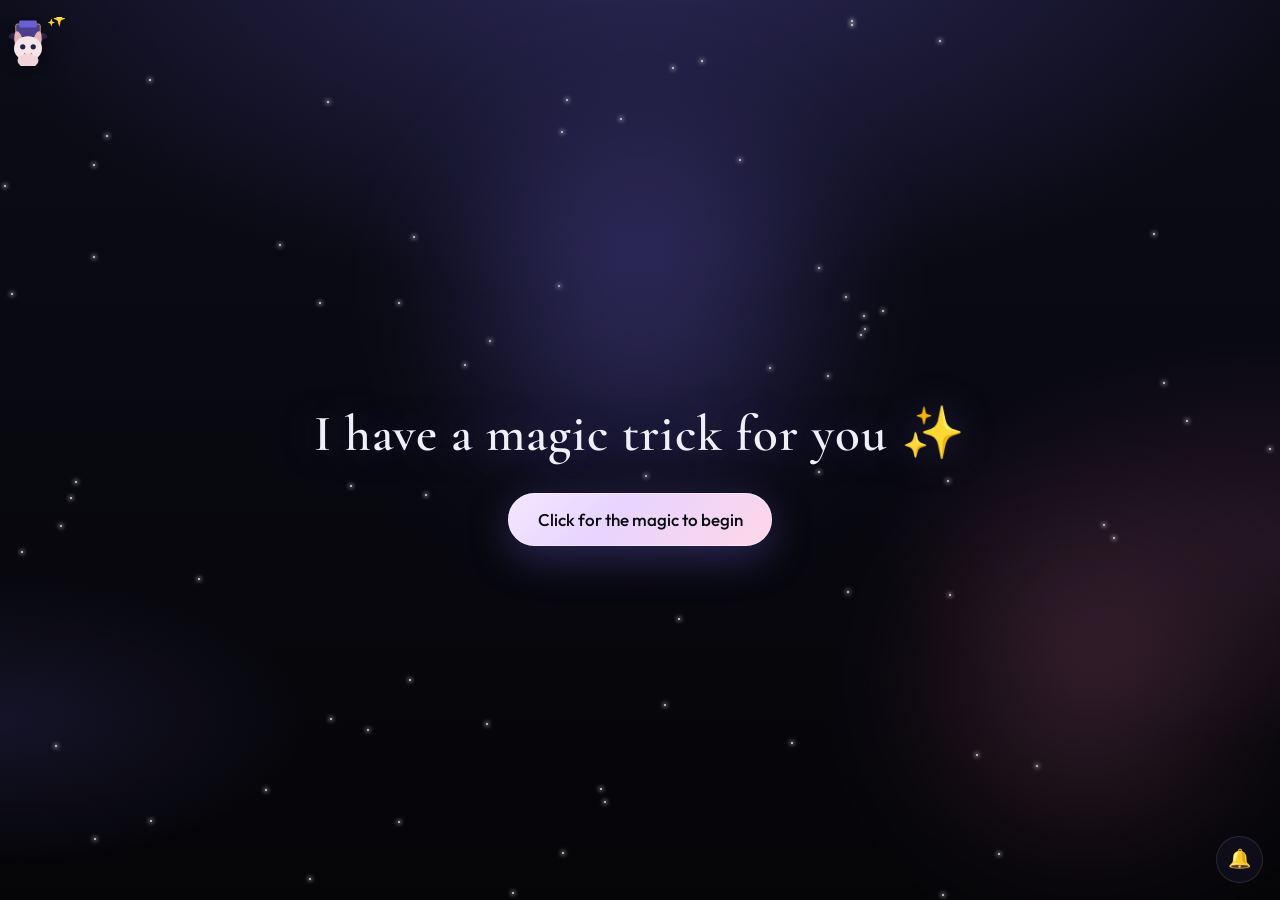
<file: index.html>
<!DOCTYPE html>
<html lang="en">
<head>
  <meta charset="UTF-8" />
  <meta name="viewport" content="width=device-width, initial-scale=1.0" />
  <title>I have a magic trick for you ✨</title>
  <link rel="preconnect" href="https://fonts.googleapis.com" />
  <link rel="preconnect" href="https://fonts.gstatic.com" crossorigin />
  <link href="https://fonts.googleapis.com/css2?family=Cormorant+Garamond:ital,wght@0,500;0,600;1,500&family=Outfit:wght@300;400;500;600&display=swap" rel="stylesheet" />
  <link rel="stylesheet" href="style.css" />
</head>
<body>
  <div class="sky" aria-hidden="true">
    <div class="sky-gradient"></div>
    <div class="stars" id="stars"></div>
    <div class="twinkles" id="twinkles"></div>
  </div>

  <div class="glow-orbs" aria-hidden="true">
    <div class="orb orb-a"></div>
    <div class="orb orb-b"></div>
  </div>

  <div class="rabbit-runway" aria-hidden="true">
    <div class="rabbit-racer">
      <div class="rabbit-racer__bob">
        <svg class="rabbit-racer__svg" viewBox="0 0 64 56" width="56" height="49" role="img">
          <title>Magic rabbit</title>
          <ellipse cx="32" cy="22" rx="22" ry="6" fill="#2a2248" />
          <rect x="18" y="8" width="28" height="16" rx="2" fill="#4a3f8c" stroke="#d4a84b" stroke-width="1" />
          <rect x="22" y="4" width="20" height="8" rx="1" fill="#6b5fd4" />
          <ellipse cx="22" cy="30" rx="5" ry="14" fill="#e8b4b8" transform="rotate(-12 22 30)" />
          <ellipse cx="42" cy="30" rx="5" ry="14" fill="#e8b4b8" transform="rotate(12 42 30)" />
          <ellipse cx="32" cy="36" rx="16" ry="14" fill="#f5e6e8" />
          <circle cx="26" cy="34" r="3" fill="#2a2248" />
          <circle cx="38" cy="34" r="3" fill="#2a2248" />
          <path d="M28 42 Q32 46 36 42" fill="none" stroke="#c47a6a" stroke-width="1.5" stroke-linecap="round" />
          <ellipse cx="32" cy="50" rx="12" ry="8" fill="#f0d4d8" />
        </svg>
        <span class="rabbit-racer__stars" aria-hidden="true">✨</span>
      </div>
    </div>
  </div>

  <main class="stage">
    <section class="panel intro-panel" id="intro-panel" aria-labelledby="main-title">
      <h1 class="title" id="main-title">I have a magic trick for you ✨</h1>
      <button type="button" class="btn btn-primary" id="start-btn">
        Click for the magic to begin
      </button>
    </section>

    <section
      class="panel magic-panel"
      id="magic-panel"
      hidden
      aria-live="polite"
      aria-label="Choose your cards"
    >
      <div class="magic-veil" id="magic-veil"></div>

      <div class="fan-wrap" id="fan-wrap">
        <div class="fan" id="fan" role="group" aria-label="Spread deck"></div>
      </div>

      <p class="phase-text" id="phase-text"></p>

      <div class="choice-result" id="choice-result" hidden>
        <p class="log-title" id="log-title">Your message ✨</p>
        <p class="sentence-assembly" id="sentence-assembly" aria-live="polite"></p>
      </div>
    </section>

    <button
      type="button"
      class="btn-sound"
      id="sound-toggle"
      aria-pressed="true"
      title="Turn sound on or off"
    >
      <span class="sound-on" aria-hidden="true">🔔</span>
      <span class="sound-off" hidden aria-hidden="true">🔕</span>
    </button>
  </main>

  <div
    class="finale-overlay"
    id="finale-overlay"
    hidden
    role="dialog"
    aria-modal="true"
    aria-labelledby="finale-title"
    aria-hidden="true"
  >
    <div class="finale-backdrop" aria-hidden="true"></div>
    <div class="finale-content">
      <div class="finale-sparkles" id="finale-sparkles" aria-hidden="true"></div>
      <div class="finale-heart-wrap">
        <svg class="finale-heart-svg" viewBox="0 0 200 190" width="280" height="266" aria-hidden="true">
          <defs>
            <linearGradient id="finaleHeartGrad" x1="0%" y1="0%" x2="100%" y2="100%">
              <stop offset="0%" stop-color="#ff8fab" />
              <stop offset="45%" stop-color="#c9184a" />
              <stop offset="100%" stop-color="#ff5d8f" />
            </linearGradient>
            <filter id="finaleHeartGlow" x="-40%" y="-40%" width="180%" height="180%">
              <feGaussianBlur stdDeviation="3" result="blur" />
              <feMerge>
                <feMergeNode in="blur" />
                <feMergeNode in="SourceGraphic" />
              </feMerge>
            </filter>
          </defs>
          <path
            class="finale-heart-path"
            fill="url(#finaleHeartGrad)"
            filter="url(#finaleHeartGlow)"
            d="M100 178 C24 108 4 62 4 42 C4 17 24 2 49 2 C72 2 88 16 100 36 C112 16 128 2 151 2 C176 2 196 17 196 42 C196 62 176 108 100 178Z"
          />
        </svg>
        <p class="finale-words" id="finale-title">te quiero</p>
      </div>
      <p class="finale-magic-line" aria-hidden="true">✦ ✨ ✦</p>
    </div>
  </div>

  <script src="script.js"></script>
</body>
</html>
</file>
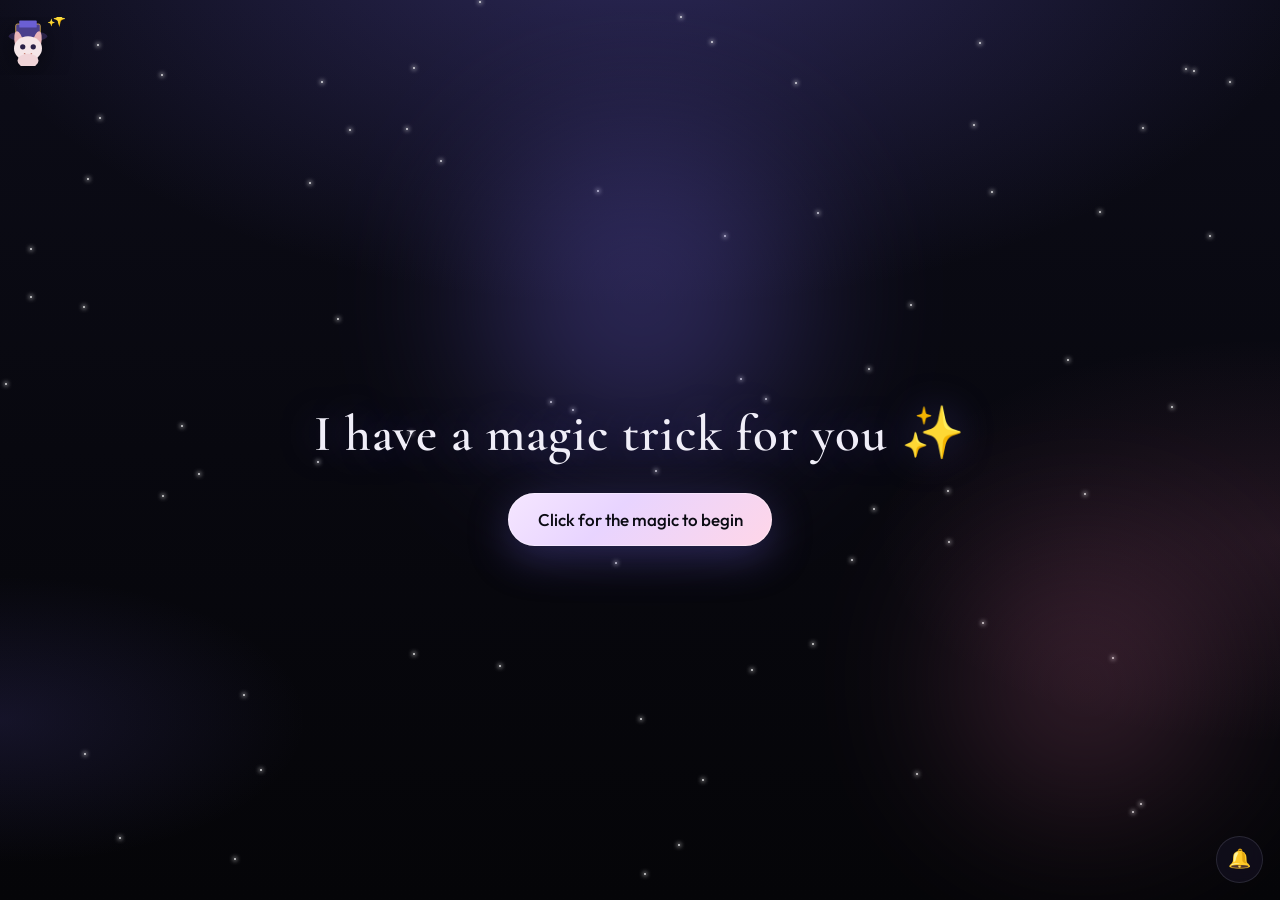
<file: magica-standalone.html>
<!DOCTYPE html>
<html lang="en">
<head>
  <meta charset="UTF-8" />
  <meta name="viewport" content="width=device-width, initial-scale=1.0" />
  <title>I have a magic trick for you ✨</title>
  <link rel="preconnect" href="https://fonts.googleapis.com" />
  <link rel="preconnect" href="https://fonts.gstatic.com" crossorigin />
  <link href="https://fonts.googleapis.com/css2?family=Cormorant+Garamond:ital,wght@0,500;0,600;1,500&family=Outfit:wght@300;400;500;600&display=swap" rel="stylesheet" />
  <style>
:root {
  --ink: #0a0a12;
  --ink-mid: #12121f;
  --violet: #6b5fd4;
  --rose: #e879a8;
  --gold: #d4a84b;
  --mist: rgba(230, 228, 255, 0.12);
  --text: #f0eef8;
  --text-soft: rgba(240, 238, 248, 0.72);
  --card-w: clamp(7.5rem, 22vw, 10.5rem);
  --card-w-fan: clamp(7.25rem, 18vw, 10.25rem);
  --radius-card: 0.65rem;
  --font-display: "Cormorant Garamond", Georgia, serif;
  --font-ui: "Outfit", system-ui, sans-serif;
}

*,
*::before,
*::after {
  box-sizing: border-box;
}

html {
  font-size: clamp(15px, 2.4vw, 17px);
}

body {
  margin: 0;
  min-height: 100dvh;
  font-family: var(--font-ui);
  color: var(--text);
  background: var(--ink);
  overflow-x: hidden;
}

.sky {
  position: fixed;
  inset: 0;
  z-index: 0;
  pointer-events: none;
}

.sky-gradient {
  position: absolute;
  inset: 0;
  background:
    radial-gradient(ellipse 100% 80% at 50% -10%, rgba(107, 95, 212, 0.35) 0%, transparent 55%),
    radial-gradient(ellipse 70% 50% at 100% 60%, rgba(232, 121, 168, 0.12) 0%, transparent 45%),
    radial-gradient(ellipse 60% 40% at 0% 80%, rgba(107, 95, 212, 0.15) 0%, transparent 40%),
    linear-gradient(180deg, #0c0c18 0%, #08080f 50%, #050508 100%);
}

.stars,
.twinkles {
  position: absolute;
  inset: 0;
}

.star-dot {
  position: absolute;
  width: 2px;
  height: 2px;
  border-radius: 50%;
  background: #fff;
  box-shadow: 0 0 4px 1px rgba(255, 255, 255, 0.8);
  opacity: 0.85;
  animation: twinkle var(--t, 3s) ease-in-out infinite;
  animation-delay: var(--d, 0s);
}

@keyframes twinkle {
  0%,
  100% {
    opacity: 0.25;
    transform: scale(0.7);
  }
  50% {
    opacity: 1;
    transform: scale(1.15);
  }
}

.twinkle-spark {
  position: absolute;
  width: 3px;
  height: 3px;
  background: radial-gradient(circle, #fff 0%, transparent 70%);
  opacity: 0.5;
  animation: drift 12s linear infinite;
  animation-delay: var(--dd, 0s);
}

@keyframes drift {
  0% {
    transform: translateY(0) translateX(0);
  }
  100% {
    transform: translateY(-100vh) translateX(20px);
  }
}

.glow-orbs {
  position: fixed;
  inset: 0;
  z-index: 1;
  pointer-events: none;
}

.orb {
  position: absolute;
  border-radius: 50%;
  filter: blur(80px);
  opacity: 0.35;
}

.orb-a {
  width: min(50vw, 320px);
  height: min(50vw, 320px);
  background: var(--violet);
  top: 15%;
  left: 50%;
  transform: translateX(-50%);
}

.orb-b {
  width: min(40vw, 260px);
  height: min(40vw, 260px);
  background: var(--rose);
  bottom: 10%;
  right: 5%;
  opacity: 0.2;
}

@keyframes spark-twinkle {
  0%,
  100% {
    opacity: 0.55;
    transform: scale(1);
  }
  50% {
    opacity: 1;
    transform: scale(1.2);
  }
}

.rabbit-runway {
  position: fixed;
  left: 0;
  top: clamp(0.5rem, 2.5vh, 1rem);
  bottom: auto;
  width: 100%;
  height: 58px;
  z-index: 6;
  pointer-events: none;
  overflow: hidden;
}

.rabbit-racer {
  position: absolute;
  left: 0;
  top: 0;
  bottom: auto;
  will-change: transform;
  animation: rabbit-sprint 20s linear infinite;
}

.rabbit-racer__bob {
  display: inline-block;
  animation: rabbit-hop 0.52s ease-in-out infinite;
}

.rabbit-racer__svg {
  display: block;
  filter: drop-shadow(0 5px 14px rgba(0, 0, 0, 0.45));
}

.rabbit-racer__stars {
  position: absolute;
  top: -8px;
  right: -10px;
  font-size: 0.9rem;
  animation: spark-twinkle 1.1s ease-in-out infinite;
}

@keyframes rabbit-sprint {
  0% {
    transform: translateX(-90px);
  }
  100% {
    transform: translateX(calc(100vw + 90px));
  }
}

@keyframes rabbit-hop {
  0%,
  100% {
    transform: translateY(0);
  }
  50% {
    transform: translateY(-14px);
  }
}

.stage {
  position: relative;
  z-index: 2;
  min-height: 100dvh;
  display: flex;
  align-items: center;
  justify-content: center;
  padding: clamp(4.25rem, 11vh, 5.5rem) clamp(1.25rem, 4vw, 2.5rem) clamp(1.25rem, 4vw, 2.5rem);
}

.panel {
  width: min(100%, 52rem);
  text-align: center;
}

.intro-panel {
  animation: enter-up 1s ease-out both;
}

@keyframes enter-up {
  from {
    opacity: 0;
    transform: translateY(18px);
  }
  to {
    opacity: 1;
    transform: translateY(0);
  }
}

.intro-panel.is-out {
  animation: fade-out 0.7s ease forwards;
  pointer-events: none;
}

@keyframes fade-out {
  to {
    opacity: 0;
    transform: scale(0.98);
  }
}

.title {
  font-family: var(--font-display);
  font-weight: 600;
  font-size: clamp(2rem, 6vw, 3rem);
  line-height: 1.15;
  margin: 0 0 1.75rem;
  letter-spacing: 0.02em;
  text-shadow: 0 0 40px rgba(107, 95, 212, 0.45);
}

.subtitle {
  margin: 0 0 2rem;
  color: var(--text-soft);
  font-weight: 300;
  font-size: 1.05rem;
}

.btn {
  font-family: var(--font-ui);
  font-weight: 500;
  font-size: 1rem;
  padding: 0.95em 1.75em;
  border: none;
  border-radius: 999px;
  cursor: pointer;
  transition: transform 0.2s ease, box-shadow 0.2s ease;
}

.btn-primary {
  color: var(--ink);
  background: linear-gradient(135deg, #f5e6ff 0%, #e8d4ff 40%, #ffd6e8 100%);
  box-shadow:
    0 0 0 1px rgba(255, 255, 255, 0.35) inset,
    0 12px 40px rgba(107, 95, 212, 0.35);
}

.btn-primary:hover {
  transform: translateY(-2px);
  box-shadow:
    0 0 0 1px rgba(255, 255, 255, 0.45) inset,
    0 16px 48px rgba(232, 121, 168, 0.3);
}

.btn-primary:active {
  transform: translateY(0);
}

.btn-primary:disabled {
  opacity: 0.6;
  cursor: wait;
  transform: none;
}

.magic-panel {
  position: relative;
  display: flex;
  flex-direction: column;
  align-items: center;
  gap: 1.75rem;
  opacity: 0;
  animation: fade-in 0.9s ease 0.35s forwards;
}

.magic-panel[hidden] {
  display: none !important;
}

@keyframes fade-in {
  to {
    opacity: 1;
  }
}

.magic-veil {
  position: fixed;
  inset: 0;
  z-index: -1;
  margin: calc(-50dvh + 50%) calc(-50vw + 50%);
  width: 100vw;
  height: 100dvh;
  pointer-events: none;
  opacity: 0;
  background: radial-gradient(circle at 50% 40%, rgba(107, 95, 212, 0.25) 0%, transparent 55%);
  transition: opacity 1.2s ease;
}

.magic-veil.is-lit {
  opacity: 1;
}

.fan-wrap {
  perspective: 1200px;
  width: 100%;
  max-width: 52rem;
  margin: 0 auto;
  padding: 0.35rem clamp(0.35rem, 2vw, 1rem) 0.75rem;
  overflow-x: auto;
  overflow-y: visible;
  -webkit-overflow-scrolling: touch;
  scrollbar-color: rgba(212, 168, 75, 0.45) rgba(255, 255, 255, 0.06);
  scrollbar-width: thin;
}

.fan-wrap.pop-in .fan {
  animation: fan-enter 0.85s cubic-bezier(0.34, 1.12, 0.64, 1) both;
}

@keyframes fan-enter {
  from {
    opacity: 0;
    transform: translateY(1.25rem) rotateX(14deg) scale(0.94);
  }
  to {
    opacity: 1;
    transform: translateY(0) rotateX(0deg) scale(1);
  }
}

.fan {
  display: flex;
  flex-wrap: wrap;
  justify-content: center;
  align-content: flex-start;
  align-items: flex-start;
  gap: clamp(0.65rem, 2.2vw, 1.25rem);
  width: max-content;
  max-width: 100%;
  min-width: min(100%, max-content);
  margin: 0 auto;
  min-height: calc(var(--card-w-fan) * 1.42 + 0.5rem);
  padding-bottom: 0.35rem;
  transform-style: preserve-3d;
}

.pick-card {
  position: relative;
  flex: 0 0 auto;
  padding: 0;
  border: none;
  background: transparent;
  cursor: pointer;
  transform-origin: 50% 100%;
  transition: transform 0.3s ease, filter 0.25s ease;
  -webkit-tap-highlight-color: transparent;
}

.pick-card:nth-child(odd) {
  transform: rotate(-2.5deg);
}

.pick-card:nth-child(even) {
  transform: rotate(2.5deg);
}

.pick-card:focus-visible {
  outline: 2px solid rgba(212, 168, 75, 0.9);
  outline-offset: 6px;
  border-radius: var(--radius-card);
}

.pick-card.is-revealed {
  cursor: default;
  transform: rotate(0deg) scale(1.02);
  filter: drop-shadow(0 0 18px rgba(212, 168, 75, 0.35));
}

@keyframes card-vanish-magic {
  0% {
    opacity: 1;
    filter: drop-shadow(0 0 18px rgba(212, 168, 75, 0.45));
    transform: rotate(0deg) scale(1.02);
  }
  40% {
    opacity: 1;
    filter:
      drop-shadow(0 0 36px rgba(255, 220, 130, 0.95))
      drop-shadow(0 0 24px rgba(107, 95, 212, 0.65));
    transform: rotate(8deg) scale(1.12);
  }
  100% {
    opacity: 0;
    filter: blur(16px) brightness(2);
    transform: rotate(-24deg) scale(0);
  }
}

.pick-card.is-vanishing {
  pointer-events: none;
  transition: none !important;
  animation: card-vanish-magic 0.88s cubic-bezier(0.4, 0, 0.2, 1) forwards;
  z-index: 8;
}

.pick-card.is-gone {
  display: none;
}

.pick-card-inner {
  display: block;
  transition: transform 0.28s ease;
}

.pick-card:hover:not(.is-revealed):not(.is-vanishing) .pick-card-inner {
  transform: translateY(-10px) scale(1.04);
}

.fan-card-flip {
  width: var(--card-w-fan);
  height: calc(var(--card-w-fan) * 1.4);
  perspective: 900px;
}

.fan-card-flip .card-flip-inner {
  position: relative;
  width: 100%;
  height: 100%;
  transform-style: preserve-3d;
  transition: transform 0.95s cubic-bezier(0.4, 0, 0.2, 1);
}

.fan-card-flip .card-flip-inner.is-flipped {
  transform: rotateY(180deg);
}

.fan-card-flip .card {
  width: var(--card-w-fan);
  height: calc(var(--card-w-fan) * 1.4);
}

.fan-card-flip .card--back,
.fan-card-flip .card--face {
  position: absolute;
  inset: 0;
  backface-visibility: hidden;
  -webkit-backface-visibility: hidden;
}

.fan-card-flip .card--face {
  transform: rotateY(180deg);
}

.card--face.card--compliment {
  display: flex;
  flex-direction: column;
  align-items: center;
  justify-content: center;
  padding: 0.55rem 0.5rem 0.65rem;
  text-align: center;
  gap: 0.35rem;
}

.card-face-mark {
  position: absolute;
  top: 0.45rem;
  left: 50%;
  transform: translateX(-50%);
  font-size: 1.05rem;
  line-height: 1;
  opacity: 0.9;
}

.card-compliment-text {
  font-family: var(--font-display);
  font-size: clamp(1.05rem, 3.2vw, 1.35rem);
  line-height: 1.38;
  font-weight: 600;
  font-style: italic;
  margin: 1.15rem 0 0;
  color: #2a2238;
  max-height: calc(var(--card-w-fan) * 1.15);
  overflow: hidden;
  display: -webkit-box;
  -webkit-line-clamp: 7;
  -webkit-box-orient: vertical;
}

.card {
  width: var(--card-w);
  height: calc(var(--card-w) * 1.4);
  border-radius: var(--radius-card);
  box-shadow:
    0 4px 6px rgba(0, 0, 0, 0.35),
    0 18px 40px rgba(0, 0, 0, 0.45);
}

.card--back {
  background:
    linear-gradient(145deg, rgba(255, 255, 255, 0.1) 0%, transparent 40%),
    linear-gradient(135deg, #1e1a35 0%, #2d2650 35%, #1a1530 100%);
  border: 2px solid rgba(212, 168, 75, 0.55);
  background-image:
    radial-gradient(circle at 30% 30%, rgba(212, 168, 75, 0.15) 0%, transparent 45%),
    repeating-linear-gradient(
      -28deg,
      transparent,
      transparent 3px,
      rgba(212, 168, 75, 0.06) 3px,
      rgba(212, 168, 75, 0.06) 4px
    ),
    linear-gradient(135deg, #1e1a35 0%, #2d2650 50%, #15122a 100%);
}

.card--face {
  background: linear-gradient(165deg, #fdfcff 0%, #f0e8ff 100%);
  border: 1px solid rgba(0, 0, 0, 0.08);
  display: grid;
  place-items: center;
  position: relative;
  color: #1a1528;
}

.card--face.is-red {
  color: #c41e3a;
}

.card-corner {
  position: absolute;
  display: flex;
  flex-direction: column;
  align-items: center;
  font-family: var(--font-display);
  line-height: 1;
  font-weight: 600;
}

.card-corner--tl {
  top: 0.5rem;
  left: 0.55rem;
  font-size: clamp(0.95rem, 3vw, 1.15rem);
}

.card-corner--br {
  bottom: 0.5rem;
  right: 0.55rem;
  transform: rotate(180deg);
  font-size: clamp(0.95rem, 3vw, 1.15rem);
}

.card-center-suit {
  font-size: clamp(2.5rem, 10vw, 3.75rem);
  opacity: 0.92;
}

.card-rank {
  display: block;
}

.card-suit {
  display: block;
  font-size: 0.95em;
  margin-top: 0.1em;
}

.phase-text {
  font-family: var(--font-display);
  font-size: clamp(1.2rem, 3.6vw, 1.55rem);
  font-style: italic;
  color: var(--text-soft);
  margin: 0;
  min-height: 2.5em;
  max-width: 24rem;
  line-height: 1.45;
  opacity: 0;
  transform: translateY(10px);
  transition: opacity 0.75s ease, transform 0.75s ease;
}

.phase-text.phase-text--show {
  opacity: 1;
  transform: translateY(0);
}

.choice-result {
  width: 100%;
  max-width: 32rem;
  margin: 0.75rem auto 0;
  text-align: left;
}

.choice-result[hidden] {
  display: none !important;
}

.log-title {
  font-family: var(--font-display);
  font-size: clamp(1.05rem, 3vw, 1.3rem);
  font-weight: 600;
  margin: 0 0 0.65rem;
  color: var(--text-soft);
  text-align: center;
}

.sentence-assembly {
  font-family: var(--font-display);
  font-size: clamp(1.15rem, 3.4vw, 1.45rem);
  font-weight: 600;
  font-style: italic;
  line-height: 1.5;
  margin: 0;
  padding: 0.85rem 1rem;
  border-radius: 0.65rem;
  background: rgba(255, 255, 255, 0.06);
  border: 1px solid rgba(212, 168, 75, 0.2);
  color: var(--text);
  text-align: center;
  display: flex;
  flex-wrap: wrap;
  justify-content: center;
  gap: 0.35rem 0.5rem;
}

.word-slot {
  min-width: 2.25rem;
  padding: 0.2rem 0.35rem;
  border-radius: 0.35rem;
  background: rgba(255, 255, 255, 0.04);
  color: var(--text-soft);
  transition: color 0.35s ease, background 0.35s ease;
}

.word-slot.is-revealed {
  color: var(--text);
  background: rgba(212, 168, 75, 0.12);
}

.compliments-log {
  list-style: none;
  margin: 0;
  padding: 0;
  display: flex;
  flex-direction: column;
  gap: 0.55rem;
}

.compliments-log li {
  font-family: var(--font-display);
  font-size: clamp(0.95rem, 2.8vw, 1.12rem);
  line-height: 1.45;
  padding: 0.65rem 0.85rem;
  border-radius: 0.65rem;
  background: rgba(255, 255, 255, 0.06);
  border: 1px solid rgba(212, 168, 75, 0.2);
  color: var(--text);
  animation: log-item-in 0.55s ease both;
}

@keyframes log-item-in {
  from {
    opacity: 0;
    transform: translateX(-8px);
  }
  to {
    opacity: 1;
    transform: translateX(0);
  }
}

.btn-sound {
  position: fixed;
  bottom: 1rem;
  right: 1rem;
  z-index: 10;
  width: 2.75rem;
  height: 2.75rem;
  border-radius: 50%;
  border: 1px solid var(--mist);
  background: rgba(20, 18, 35, 0.65);
  backdrop-filter: blur(8px);
  cursor: pointer;
  font-size: 1.1rem;
  line-height: 1;
  display: grid;
  place-items: center;
  transition: background 0.2s ease, transform 0.2s ease;
}

.btn-sound:hover {
  background: rgba(40, 36, 65, 0.8);
  transform: scale(1.05);
}

.btn-sound[aria-pressed="false"] {
  opacity: 0.75;
}

.finale-overlay {
  position: fixed;
  inset: 0;
  z-index: 100;
  display: flex;
  align-items: center;
  justify-content: center;
  padding: clamp(1rem, 4vw, 2rem);
  opacity: 0;
  visibility: hidden;
  transition:
    opacity 0.95s ease,
    visibility 0.95s ease;
  pointer-events: none;
}

.finale-overlay[hidden] {
  display: none !important;
}

.finale-overlay.is-visible {
  display: flex !important;
  opacity: 1;
  visibility: visible;
  pointer-events: auto;
}

.finale-backdrop {
  position: absolute;
  inset: 0;
  background: radial-gradient(ellipse 90% 70% at 50% 45%, rgba(201, 24, 74, 0.22) 0%, transparent 55%),
    rgba(8, 6, 18, 0.72);
  backdrop-filter: blur(10px);
  -webkit-backdrop-filter: blur(10px);
}

.finale-content {
  position: relative;
  z-index: 2;
  text-align: center;
  max-width: min(100%, 28rem);
}

.finale-sparkles {
  position: absolute;
  inset: -20% -30% -25% -30%;
  pointer-events: none;
  overflow: visible;
}

.finale-sparkles span {
  position: absolute;
  font-size: clamp(0.85rem, 3vw, 1.25rem);
  opacity: 0;
  animation: finale-sparkle-float 3.2s ease-in-out infinite;
  text-shadow: 0 0 12px rgba(255, 220, 140, 0.9);
}

.finale-overlay.is-visible .finale-sparkles span {
  opacity: 1;
}

@keyframes finale-sparkle-float {
  0%,
  100% {
    transform: translateY(0) scale(0.85) rotate(0deg);
    opacity: 0.35;
  }
  50% {
    transform: translateY(-18px) scale(1.15) rotate(12deg);
    opacity: 1;
  }
}

.finale-heart-wrap {
  position: relative;
  display: flex;
  flex-direction: column;
  align-items: center;
  gap: 0.35rem;
  animation: finale-heartbeat 1.35s ease-in-out infinite;
}

@keyframes finale-heartbeat {
  0%,
  100% {
    transform: scale(1);
    filter: drop-shadow(0 0 28px rgba(255, 105, 150, 0.55));
  }
  50% {
    transform: scale(1.06);
    filter: drop-shadow(0 0 48px rgba(255, 180, 200, 0.85));
  }
}

.finale-heart-svg {
  width: min(72vw, 280px);
  height: auto;
  display: block;
}

.finale-heart-path {
  animation: finale-heart-glow 2.2s ease-in-out infinite;
}

@keyframes finale-heart-glow {
  0%,
  100% {
    opacity: 1;
  }
  50% {
    opacity: 0.92;
  }
}

.finale-words {
  font-family: var(--font-display);
  font-size: clamp(2.75rem, 11vw, 4.75rem);
  font-weight: 600;
  font-style: italic;
  line-height: 1.05;
  margin: 0;
  padding: 0 0.25rem;
  color: #fff5f8;
  letter-spacing: 0.02em;
  text-shadow:
    0 0 24px rgba(255, 150, 190, 0.95),
    0 0 56px rgba(201, 24, 74, 0.65),
    0 2px 0 rgba(90, 10, 40, 0.35);
  animation: finale-text-shine 2.8s ease-in-out infinite;
}

@keyframes finale-text-shine {
  0%,
  100% {
    filter: brightness(1);
  }
  50% {
    filter: brightness(1.2);
  }
}

.finale-magic-line {
  margin: 1.25rem 0 0;
  font-size: clamp(1rem, 3.5vw, 1.35rem);
  letter-spacing: 0.65em;
  color: rgba(255, 230, 180, 0.9);
  text-shadow: 0 0 20px rgba(212, 168, 75, 0.7);
  animation: finale-sparkle-line 2s ease-in-out infinite;
}

@keyframes finale-sparkle-line {
  0%,
  100% {
    opacity: 0.65;
    transform: scale(1);
  }
  50% {
    opacity: 1;
    transform: scale(1.05);
  }
}

@media (prefers-reduced-motion: reduce) {
  *,
  *::before,
  *::after {
    animation-duration: 0.01ms !important;
    animation-iteration-count: 1 !important;
    transition-duration: 0.01ms !important;
  }

  .intro-panel {
    animation: none;
    opacity: 1;
  }

  .magic-panel {
    animation: none;
    opacity: 1;
  }

  .fan-card-flip .card-flip-inner {
    transition: none;
  }

  .fan-card-flip .card-flip-inner.is-flipped {
    transform: rotateY(180deg);
  }

  .rabbit-racer,
  .rabbit-racer__bob,
  .rabbit-racer__stars,
  .finale-heart-wrap,
  .finale-heart-path,
  .finale-words,
  .finale-magic-line,
  .finale-sparkles span {
    animation: none !important;
  }

  .rabbit-racer {
    transform: translateX(35vw);
  }

  .pick-card.is-vanishing {
    animation: none;
    opacity: 0;
    transform: scale(0.5);
    filter: none;
  }

  .finale-overlay {
    transition: none;
  }

  .finale-sparkles span {
    opacity: 0.75;
  }
}

@media (max-width: 520px) {
  .rabbit-runway {
    top: 0.35rem;
  }
}

@media (min-width: 900px) {
  .rabbit-racer {
    animation-duration: 26s;
  }
}

</style>
</head>
<body>
  <div class="sky" aria-hidden="true">
    <div class="sky-gradient"></div>
    <div class="stars" id="stars"></div>
    <div class="twinkles" id="twinkles"></div>
  </div>

  <div class="glow-orbs" aria-hidden="true">
    <div class="orb orb-a"></div>
    <div class="orb orb-b"></div>
  </div>

  <div class="rabbit-runway" aria-hidden="true">
    <div class="rabbit-racer">
      <div class="rabbit-racer__bob">
        <svg class="rabbit-racer__svg" viewBox="0 0 64 56" width="56" height="49" role="img">
          <title>Magic rabbit</title>
          <ellipse cx="32" cy="22" rx="22" ry="6" fill="#2a2248" />
          <rect x="18" y="8" width="28" height="16" rx="2" fill="#4a3f8c" stroke="#d4a84b" stroke-width="1" />
          <rect x="22" y="4" width="20" height="8" rx="1" fill="#6b5fd4" />
          <ellipse cx="22" cy="30" rx="5" ry="14" fill="#e8b4b8" transform="rotate(-12 22 30)" />
          <ellipse cx="42" cy="30" rx="5" ry="14" fill="#e8b4b8" transform="rotate(12 42 30)" />
          <ellipse cx="32" cy="36" rx="16" ry="14" fill="#f5e6e8" />
          <circle cx="26" cy="34" r="3" fill="#2a2248" />
          <circle cx="38" cy="34" r="3" fill="#2a2248" />
          <path d="M28 42 Q32 46 36 42" fill="none" stroke="#c47a6a" stroke-width="1.5" stroke-linecap="round" />
          <ellipse cx="32" cy="50" rx="12" ry="8" fill="#f0d4d8" />
        </svg>
        <span class="rabbit-racer__stars" aria-hidden="true">✨</span>
      </div>
    </div>
  </div>

  <main class="stage">
    <section class="panel intro-panel" id="intro-panel" aria-labelledby="main-title">
      <h1 class="title" id="main-title">I have a magic trick for you ✨</h1>
      <button type="button" class="btn btn-primary" id="start-btn">
        Click for the magic to begin
      </button>
    </section>

    <section
      class="panel magic-panel"
      id="magic-panel"
      hidden
      aria-live="polite"
      aria-label="Choose your cards"
    >
      <div class="magic-veil" id="magic-veil"></div>

      <div class="fan-wrap" id="fan-wrap">
        <div class="fan" id="fan" role="group" aria-label="Spread deck"></div>
      </div>

      <p class="phase-text" id="phase-text"></p>

      <div class="choice-result" id="choice-result" hidden>
        <p class="log-title" id="log-title">Your message ✨</p>
        <p class="sentence-assembly" id="sentence-assembly" aria-live="polite"></p>
      </div>
    </section>

    <button
      type="button"
      class="btn-sound"
      id="sound-toggle"
      aria-pressed="true"
      title="Turn sound on or off"
    >
      <span class="sound-on" aria-hidden="true">🔔</span>
      <span class="sound-off" hidden aria-hidden="true">🔕</span>
    </button>
  </main>

  <div
    class="finale-overlay"
    id="finale-overlay"
    hidden
    role="dialog"
    aria-modal="true"
    aria-labelledby="finale-title"
    aria-hidden="true"
  >
    <div class="finale-backdrop" aria-hidden="true"></div>
    <div class="finale-content">
      <div class="finale-sparkles" id="finale-sparkles" aria-hidden="true"></div>
      <div class="finale-heart-wrap">
        <svg class="finale-heart-svg" viewBox="0 0 200 190" width="280" height="266" aria-hidden="true">
          <defs>
            <linearGradient id="finaleHeartGrad" x1="0%" y1="0%" x2="100%" y2="100%">
              <stop offset="0%" stop-color="#ff8fab" />
              <stop offset="45%" stop-color="#c9184a" />
              <stop offset="100%" stop-color="#ff5d8f" />
            </linearGradient>
            <filter id="finaleHeartGlow" x="-40%" y="-40%" width="180%" height="180%">
              <feGaussianBlur stdDeviation="3" result="blur" />
              <feMerge>
                <feMergeNode in="blur" />
                <feMergeNode in="SourceGraphic" />
              </feMerge>
            </filter>
          </defs>
          <path
            class="finale-heart-path"
            fill="url(#finaleHeartGrad)"
            filter="url(#finaleHeartGlow)"
            d="M100 178 C24 108 4 62 4 42 C4 17 24 2 49 2 C72 2 88 16 100 36 C112 16 128 2 151 2 C176 2 196 17 196 42 C196 62 176 108 100 178Z"
          />
        </svg>
        <p class="finale-words" id="finale-title">te quiero</p>
      </div>
      <p class="finale-magic-line" aria-hidden="true">✦ ✨ ✦</p>
    </div>
  </div>

  <script>
(function () {
  "use strict";

  const PHRASE_WORDS = ["Let", "me", "see", "you", "naked."];

  const CARD_COUNT = PHRASE_WORDS.length;

  const introPanel = document.getElementById("intro-panel");
  const startBtn = document.getElementById("start-btn");
  const magicPanel = document.getElementById("magic-panel");
  const magicVeil = document.getElementById("magic-veil");
  const fanWrap = document.getElementById("fan-wrap");
  const fan = document.getElementById("fan");
  const phaseText = document.getElementById("phase-text");
  const choiceResult = document.getElementById("choice-result");
  const sentenceAssembly = document.getElementById("sentence-assembly");
  const soundToggle = document.getElementById("sound-toggle");
  const starsEl = document.getElementById("stars");
  const twinklesEl = document.getElementById("twinkles");
  const finaleOverlay = document.getElementById("finale-overlay");
  const finaleSparkles = document.getElementById("finale-sparkles");

  function shuffle(arr) {
    const a = [...arr];
    for (let i = a.length - 1; i > 0; i--) {
      const j = Math.floor(Math.random() * (i + 1));
      [a[i], a[j]] = [a[j], a[i]];
    }
    return a;
  }

  function shuffledPhraseDeck() {
    const entries = PHRASE_WORDS.map((word, sentenceIndex) => ({ word, sentenceIndex }));
    return shuffle(entries);
  }

  function initSentenceSlots() {
    sentenceAssembly.innerHTML = PHRASE_WORDS.map(
      (_, i) =>
        `<span class="word-slot" data-slot="${i}" aria-label="Word ${i + 1} not revealed">·</span>`
    ).join(" ");
  }

  function createPickCard(index, word, sentenceIndex) {
    const btn = document.createElement("button");
    btn.type = "button";
    btn.className = "pick-card";
    btn.dataset.sentenceIndex = String(sentenceIndex);
    btn.setAttribute("aria-label", `Card ${index + 1} — tap to reveal a word`);
    btn.innerHTML = `
      <span class="pick-card-inner">
        <span class="fan-card-flip">
          <span class="card-flip-inner">
            <span class="card card--back"></span>
            <span class="card card--face card--compliment">
              <span class="card-face-mark" aria-hidden="true">✨</span>
              <p class="card-compliment-text"></p>
            </span>
          </span>
        </span>
      </span>
    `;
    btn.querySelector(".card-compliment-text").textContent = word;
    return btn;
  }

  function buildFan() {
    fan.innerHTML = "";
    const deck = shuffledPhraseDeck();
    for (let i = 0; i < deck.length; i++) {
      const { word, sentenceIndex } = deck[i];
      fan.appendChild(createPickCard(i, word, sentenceIndex));
    }
  }

  function wait(ms) {
    return new Promise((resolve) => setTimeout(resolve, ms));
  }

  function fillStars() {
    const n = Math.min(70, Math.floor((window.innerWidth / 28) * 10));
    starsEl.innerHTML = "";
    for (let i = 0; i < n; i++) {
      const s = document.createElement("div");
      s.className = "star-dot";
      s.style.left = `${Math.random() * 100}%`;
      s.style.top = `${Math.random() * 100}%`;
      s.style.setProperty("--t", `${2 + Math.random() * 4}s`);
      s.style.setProperty("--d", `${Math.random() * 4}s`);
      starsEl.appendChild(s);
    }
  }

  function fillTwinkles() {
    const n = 14;
    twinklesEl.innerHTML = "";
    for (let i = 0; i < n; i++) {
      const t = document.createElement("div");
      t.className = "twinkle-spark";
      t.style.left = `${Math.random() * 100}%`;
      t.style.bottom = `${-20 - Math.random() * 40}%`;
      t.style.setProperty("--dd", `${Math.random() * 10}s`);
      twinklesEl.appendChild(t);
    }
  }

  fillStars();
  fillTwinkles();
  window.addEventListener("resize", fillStars);

  let audioCtx = null;
  let soundOn = true;

  function initAudio() {
    if (!audioCtx) {
      const AC = window.AudioContext || window.webkitAudioContext;
      if (AC) audioCtx = new AC();
    }
    return audioCtx;
  }

  async function unlockAudio() {
    const ctx = initAudio();
    if (ctx && ctx.state === "suspended") {
      await ctx.resume();
    }
  }

  function playTone(freq, duration, volume, startWhen) {
    if (!soundOn || !audioCtx) return;
    const when = startWhen ?? audioCtx.currentTime;
    const o = audioCtx.createOscillator();
    const g = audioCtx.createGain();
    o.connect(g);
    g.connect(audioCtx.destination);
    o.type = "sine";
    o.frequency.value = freq;
    g.gain.setValueAtTime(0, when);
    g.gain.linearRampToValueAtTime(volume, when + 0.03);
    g.gain.exponentialRampToValueAtTime(0.0008, when + duration);
    o.start(when);
    o.stop(when + duration + 0.06);
  }

  function playMagicChime(kind) {
    if (!soundOn || !audioCtx) return;
    const t = audioCtx.currentTime;
    if (kind === "start") {
      playTone(523.25, 0.32, 0.055, t);
      playTone(659.25, 0.32, 0.05, t + 0.1);
      playTone(783.99, 0.4, 0.045, t + 0.22);
    } else if (kind === "reveal") {
      playTone(392, 0.45, 0.05, t);
      playTone(523.25, 0.45, 0.048, t + 0.08);
      playTone(659.25, 0.5, 0.042, t + 0.16);
      playTone(880, 0.55, 0.038, t + 0.24);
    } else if (kind === "vanish") {
      playTone(783.99, 0.2, 0.048, t);
      playTone(987.77, 0.22, 0.04, t + 0.06);
      playTone(1174.66, 0.28, 0.034, t + 0.13);
    } else if (kind === "finale") {
      playTone(523.25, 0.38, 0.052, t);
      playTone(659.25, 0.38, 0.046, t + 0.1);
      playTone(783.99, 0.42, 0.042, t + 0.2);
      playTone(987.77, 0.48, 0.038, t + 0.3);
      playTone(1174.66, 0.55, 0.034, t + 0.38);
    }
  }

  soundToggle.addEventListener("click", () => {
    soundOn = !soundOn;
    soundToggle.setAttribute("aria-pressed", soundOn ? "true" : "false");
    soundToggle.querySelector(".sound-on").hidden = !soundOn;
    soundToggle.querySelector(".sound-off").hidden = soundOn;
  });

  let started = false;
  let finaleShown = false;

  function fillFinaleSparkles() {
    if (!finaleSparkles || finaleSparkles.children.length > 0) return;
    const glyphs = ["✨", "✦", "⭐", "💫", "˖"];
    const n = 14;
    for (let i = 0; i < n; i++) {
      const s = document.createElement("span");
      s.textContent = glyphs[i % glyphs.length];
      s.style.left = `${10 + ((i * 17) % 80)}%`;
      s.style.top = `${8 + ((i * 23) % 72)}%`;
      s.style.animationDelay = `${i * 0.16}s`;
      finaleSparkles.appendChild(s);
    }
  }

  function showFinale() {
    if (finaleShown || !finaleOverlay) return;
    finaleShown = true;
    fillFinaleSparkles();
    unlockAudio();
    playMagicChime("finale");
    finaleOverlay.removeAttribute("hidden");
    finaleOverlay.setAttribute("aria-hidden", "false");
    requestAnimationFrame(() => {
      requestAnimationFrame(() => finaleOverlay.classList.add("is-visible"));
    });
  }

  function maybeShowFinale() {
    const n = sentenceAssembly.querySelectorAll(".word-slot.is-revealed").length;
    if (n < PHRASE_WORDS.length) return;
    window.setTimeout(showFinale, 950);
  }

  const prefersReducedMotion = () =>
    window.matchMedia("(prefers-reduced-motion: reduce)").matches;

  function scheduleCardVanish(btn) {
    const inner = btn.querySelector(".card-flip-inner");

    function finishVanish() {
      if (!btn.classList.contains("is-gone")) btn.classList.add("is-gone");
    }

    function beginVanish() {
      if (btn.classList.contains("is-vanishing") || btn.classList.contains("is-gone")) return;
      playMagicChime("vanish");
      btn.classList.add("is-vanishing");

      if (prefersReducedMotion()) {
        window.setTimeout(finishVanish, 100);
        return;
      }

      btn.addEventListener(
        "animationend",
        (e) => {
          if (e.animationName === "card-vanish-magic") finishVanish();
        },
        { once: true }
      );
      window.setTimeout(finishVanish, 2000);
    }

    if (prefersReducedMotion()) {
      window.setTimeout(beginVanish, 100);
      return;
    }

    let flipHandled = false;
    function afterFlip() {
      if (flipHandled) return;
      flipHandled = true;
      inner.removeEventListener("transitionend", onFlipDone);
      beginVanish();
    }

    function onFlipDone(e) {
      if (e.target !== inner || e.propertyName !== "transform") return;
      afterFlip();
    }

    inner.addEventListener("transitionend", onFlipDone);
    window.setTimeout(() => {
      afterFlip();
    }, 1100);
  }

  function onPickCard(btn) {
    if (
      btn.classList.contains("is-revealed") ||
      btn.classList.contains("is-vanishing") ||
      btn.classList.contains("is-gone")
    ) {
      return;
    }

    unlockAudio();
    playMagicChime("reveal");

    btn.classList.add("is-revealed");
    btn.setAttribute("aria-label", "Word revealed on this card");

    const inner = btn.querySelector(".card-flip-inner");
    requestAnimationFrame(() => {
      inner.classList.add("is-flipped");
    });

    scheduleCardVanish(btn);

    const text = btn.querySelector(".card-compliment-text").textContent.trim();
    const slotIdx = parseInt(btn.dataset.sentenceIndex, 10);
    const slot = sentenceAssembly.querySelector(`[data-slot="${slotIdx}"]`);
    if (slot) {
      slot.textContent = text;
      slot.classList.add("is-revealed");
      slot.setAttribute("aria-label", `Word ${slotIdx + 1}: ${text}`);
    }

    choiceResult.removeAttribute("hidden");
    slot?.scrollIntoView({ behavior: "smooth", block: "nearest" });
    maybeShowFinale();
  }

  startBtn.addEventListener("click", async () => {
    if (started) return;
    started = true;
    startBtn.disabled = true;

    choiceResult.setAttribute("hidden", "");
    initSentenceSlots();

    await unlockAudio();
    playMagicChime("start");

    buildFan();
    fan.querySelectorAll(".pick-card").forEach((btn) => {
      btn.addEventListener("click", () => onPickCard(btn));
    });

    introPanel.classList.add("is-out");
    await wait(680);
    introPanel.setAttribute("hidden", "");
    introPanel.setAttribute("aria-hidden", "true");

    magicPanel.removeAttribute("hidden");

    magicVeil.classList.add("is-lit");
    fanWrap.classList.add("pop-in");

    await wait(420);
    phaseText.textContent =
      "All the cards are in view — flip them to spell out the message. ✨";
    phaseText.classList.add("phase-text--show");
  });
})();

</script>
</body>
</html>
</file>
<file: style.css>
:root {
  --ink: #0a0a12;
  --ink-mid: #12121f;
  --violet: #6b5fd4;
  --rose: #e879a8;
  --gold: #d4a84b;
  --mist: rgba(230, 228, 255, 0.12);
  --text: #f0eef8;
  --text-soft: rgba(240, 238, 248, 0.72);
  --card-w: clamp(7.5rem, 22vw, 10.5rem);
  --card-w-fan: clamp(7.25rem, 18vw, 10.25rem);
  --radius-card: 0.65rem;
  --font-display: "Cormorant Garamond", Georgia, serif;
  --font-ui: "Outfit", system-ui, sans-serif;
}

*,
*::before,
*::after {
  box-sizing: border-box;
}

html {
  font-size: clamp(15px, 2.4vw, 17px);
}

body {
  margin: 0;
  min-height: 100dvh;
  font-family: var(--font-ui);
  color: var(--text);
  background: var(--ink);
  overflow-x: hidden;
}

.sky {
  position: fixed;
  inset: 0;
  z-index: 0;
  pointer-events: none;
}

.sky-gradient {
  position: absolute;
  inset: 0;
  background:
    radial-gradient(ellipse 100% 80% at 50% -10%, rgba(107, 95, 212, 0.35) 0%, transparent 55%),
    radial-gradient(ellipse 70% 50% at 100% 60%, rgba(232, 121, 168, 0.12) 0%, transparent 45%),
    radial-gradient(ellipse 60% 40% at 0% 80%, rgba(107, 95, 212, 0.15) 0%, transparent 40%),
    linear-gradient(180deg, #0c0c18 0%, #08080f 50%, #050508 100%);
}

.stars,
.twinkles {
  position: absolute;
  inset: 0;
}

.star-dot {
  position: absolute;
  width: 2px;
  height: 2px;
  border-radius: 50%;
  background: #fff;
  box-shadow: 0 0 4px 1px rgba(255, 255, 255, 0.8);
  opacity: 0.85;
  animation: twinkle var(--t, 3s) ease-in-out infinite;
  animation-delay: var(--d, 0s);
}

@keyframes twinkle {
  0%,
  100% {
    opacity: 0.25;
    transform: scale(0.7);
  }
  50% {
    opacity: 1;
    transform: scale(1.15);
  }
}

.twinkle-spark {
  position: absolute;
  width: 3px;
  height: 3px;
  background: radial-gradient(circle, #fff 0%, transparent 70%);
  opacity: 0.5;
  animation: drift 12s linear infinite;
  animation-delay: var(--dd, 0s);
}

@keyframes drift {
  0% {
    transform: translateY(0) translateX(0);
  }
  100% {
    transform: translateY(-100vh) translateX(20px);
  }
}

.glow-orbs {
  position: fixed;
  inset: 0;
  z-index: 1;
  pointer-events: none;
}

.orb {
  position: absolute;
  border-radius: 50%;
  filter: blur(80px);
  opacity: 0.35;
}

.orb-a {
  width: min(50vw, 320px);
  height: min(50vw, 320px);
  background: var(--violet);
  top: 15%;
  left: 50%;
  transform: translateX(-50%);
}

.orb-b {
  width: min(40vw, 260px);
  height: min(40vw, 260px);
  background: var(--rose);
  bottom: 10%;
  right: 5%;
  opacity: 0.2;
}

@keyframes spark-twinkle {
  0%,
  100% {
    opacity: 0.55;
    transform: scale(1);
  }
  50% {
    opacity: 1;
    transform: scale(1.2);
  }
}

.rabbit-runway {
  position: fixed;
  left: 0;
  top: clamp(0.5rem, 2.5vh, 1rem);
  bottom: auto;
  width: 100%;
  height: 58px;
  z-index: 6;
  pointer-events: none;
  overflow: hidden;
}

.rabbit-racer {
  position: absolute;
  left: 0;
  top: 0;
  bottom: auto;
  will-change: transform;
  animation: rabbit-sprint 20s linear infinite;
}

.rabbit-racer__bob {
  display: inline-block;
  animation: rabbit-hop 0.52s ease-in-out infinite;
}

.rabbit-racer__svg {
  display: block;
  filter: drop-shadow(0 5px 14px rgba(0, 0, 0, 0.45));
}

.rabbit-racer__stars {
  position: absolute;
  top: -8px;
  right: -10px;
  font-size: 0.9rem;
  animation: spark-twinkle 1.1s ease-in-out infinite;
}

@keyframes rabbit-sprint {
  0% {
    transform: translateX(-90px);
  }
  100% {
    transform: translateX(calc(100vw + 90px));
  }
}

@keyframes rabbit-hop {
  0%,
  100% {
    transform: translateY(0);
  }
  50% {
    transform: translateY(-14px);
  }
}

.stage {
  position: relative;
  z-index: 2;
  min-height: 100dvh;
  display: flex;
  align-items: center;
  justify-content: center;
  padding: clamp(4.25rem, 11vh, 5.5rem) clamp(1.25rem, 4vw, 2.5rem) clamp(1.25rem, 4vw, 2.5rem);
}

.panel {
  width: min(100%, 52rem);
  text-align: center;
}

.intro-panel {
  animation: enter-up 1s ease-out both;
}

@keyframes enter-up {
  from {
    opacity: 0;
    transform: translateY(18px);
  }
  to {
    opacity: 1;
    transform: translateY(0);
  }
}

.intro-panel.is-out {
  animation: fade-out 0.7s ease forwards;
  pointer-events: none;
}

@keyframes fade-out {
  to {
    opacity: 0;
    transform: scale(0.98);
  }
}

.title {
  font-family: var(--font-display);
  font-weight: 600;
  font-size: clamp(2rem, 6vw, 3rem);
  line-height: 1.15;
  margin: 0 0 1.75rem;
  letter-spacing: 0.02em;
  text-shadow: 0 0 40px rgba(107, 95, 212, 0.45);
}

.subtitle {
  margin: 0 0 2rem;
  color: var(--text-soft);
  font-weight: 300;
  font-size: 1.05rem;
}

.btn {
  font-family: var(--font-ui);
  font-weight: 500;
  font-size: 1rem;
  padding: 0.95em 1.75em;
  border: none;
  border-radius: 999px;
  cursor: pointer;
  transition: transform 0.2s ease, box-shadow 0.2s ease;
}

.btn-primary {
  color: var(--ink);
  background: linear-gradient(135deg, #f5e6ff 0%, #e8d4ff 40%, #ffd6e8 100%);
  box-shadow:
    0 0 0 1px rgba(255, 255, 255, 0.35) inset,
    0 12px 40px rgba(107, 95, 212, 0.35);
}

.btn-primary:hover {
  transform: translateY(-2px);
  box-shadow:
    0 0 0 1px rgba(255, 255, 255, 0.45) inset,
    0 16px 48px rgba(232, 121, 168, 0.3);
}

.btn-primary:active {
  transform: translateY(0);
}

.btn-primary:disabled {
  opacity: 0.6;
  cursor: wait;
  transform: none;
}

.magic-panel {
  position: relative;
  display: flex;
  flex-direction: column;
  align-items: center;
  gap: 1.75rem;
  opacity: 0;
  animation: fade-in 0.9s ease 0.35s forwards;
}

.magic-panel[hidden] {
  display: none !important;
}

@keyframes fade-in {
  to {
    opacity: 1;
  }
}

.magic-veil {
  position: fixed;
  inset: 0;
  z-index: -1;
  margin: calc(-50dvh + 50%) calc(-50vw + 50%);
  width: 100vw;
  height: 100dvh;
  pointer-events: none;
  opacity: 0;
  background: radial-gradient(circle at 50% 40%, rgba(107, 95, 212, 0.25) 0%, transparent 55%);
  transition: opacity 1.2s ease;
}

.magic-veil.is-lit {
  opacity: 1;
}

.fan-wrap {
  perspective: 1200px;
  width: 100%;
  max-width: 52rem;
  margin: 0 auto;
  padding: 0.35rem clamp(0.35rem, 2vw, 1rem) 0.75rem;
  overflow-x: auto;
  overflow-y: visible;
  -webkit-overflow-scrolling: touch;
  scrollbar-color: rgba(212, 168, 75, 0.45) rgba(255, 255, 255, 0.06);
  scrollbar-width: thin;
}

.fan-wrap.pop-in .fan {
  animation: fan-enter 0.85s cubic-bezier(0.34, 1.12, 0.64, 1) both;
}

@keyframes fan-enter {
  from {
    opacity: 0;
    transform: translateY(1.25rem) rotateX(14deg) scale(0.94);
  }
  to {
    opacity: 1;
    transform: translateY(0) rotateX(0deg) scale(1);
  }
}

.fan {
  display: flex;
  flex-wrap: wrap;
  justify-content: center;
  align-content: flex-start;
  align-items: flex-start;
  gap: clamp(0.65rem, 2.2vw, 1.25rem);
  width: max-content;
  max-width: 100%;
  min-width: min(100%, max-content);
  margin: 0 auto;
  min-height: calc(var(--card-w-fan) * 1.42 + 0.5rem);
  padding-bottom: 0.35rem;
  transform-style: preserve-3d;
}

.pick-card {
  position: relative;
  flex: 0 0 auto;
  padding: 0;
  border: none;
  background: transparent;
  cursor: pointer;
  transform-origin: 50% 100%;
  transition: transform 0.3s ease, filter 0.25s ease;
  -webkit-tap-highlight-color: transparent;
}

.pick-card:nth-child(odd) {
  transform: rotate(-2.5deg);
}

.pick-card:nth-child(even) {
  transform: rotate(2.5deg);
}

.pick-card:focus-visible {
  outline: 2px solid rgba(212, 168, 75, 0.9);
  outline-offset: 6px;
  border-radius: var(--radius-card);
}

.pick-card.is-revealed {
  cursor: default;
  transform: rotate(0deg) scale(1.02);
  filter: drop-shadow(0 0 18px rgba(212, 168, 75, 0.35));
}

@keyframes card-vanish-magic {
  0% {
    opacity: 1;
    filter: drop-shadow(0 0 18px rgba(212, 168, 75, 0.45));
    transform: rotate(0deg) scale(1.02);
  }
  40% {
    opacity: 1;
    filter:
      drop-shadow(0 0 36px rgba(255, 220, 130, 0.95))
      drop-shadow(0 0 24px rgba(107, 95, 212, 0.65));
    transform: rotate(8deg) scale(1.12);
  }
  100% {
    opacity: 0;
    filter: blur(16px) brightness(2);
    transform: rotate(-24deg) scale(0);
  }
}

.pick-card.is-vanishing {
  pointer-events: none;
  transition: none !important;
  animation: card-vanish-magic 0.88s cubic-bezier(0.4, 0, 0.2, 1) forwards;
  z-index: 8;
}

.pick-card.is-gone {
  display: none;
}

.pick-card-inner {
  display: block;
  transition: transform 0.28s ease;
}

.pick-card:hover:not(.is-revealed):not(.is-vanishing) .pick-card-inner {
  transform: translateY(-10px) scale(1.04);
}

.fan-card-flip {
  width: var(--card-w-fan);
  height: calc(var(--card-w-fan) * 1.4);
  perspective: 900px;
}

.fan-card-flip .card-flip-inner {
  position: relative;
  width: 100%;
  height: 100%;
  transform-style: preserve-3d;
  transition: transform 0.95s cubic-bezier(0.4, 0, 0.2, 1);
}

.fan-card-flip .card-flip-inner.is-flipped {
  transform: rotateY(180deg);
}

.fan-card-flip .card {
  width: var(--card-w-fan);
  height: calc(var(--card-w-fan) * 1.4);
}

.fan-card-flip .card--back,
.fan-card-flip .card--face {
  position: absolute;
  inset: 0;
  backface-visibility: hidden;
  -webkit-backface-visibility: hidden;
}

.fan-card-flip .card--face {
  transform: rotateY(180deg);
}

.card--face.card--compliment {
  display: flex;
  flex-direction: column;
  align-items: center;
  justify-content: center;
  padding: 0.55rem 0.5rem 0.65rem;
  text-align: center;
  gap: 0.35rem;
}

.card-face-mark {
  position: absolute;
  top: 0.45rem;
  left: 50%;
  transform: translateX(-50%);
  font-size: 1.05rem;
  line-height: 1;
  opacity: 0.9;
}

.card-compliment-text {
  font-family: var(--font-display);
  font-size: clamp(1.05rem, 3.2vw, 1.35rem);
  line-height: 1.38;
  font-weight: 600;
  font-style: italic;
  margin: 1.15rem 0 0;
  color: #2a2238;
  max-height: calc(var(--card-w-fan) * 1.15);
  overflow: hidden;
  display: -webkit-box;
  -webkit-line-clamp: 7;
  -webkit-box-orient: vertical;
}

.card {
  width: var(--card-w);
  height: calc(var(--card-w) * 1.4);
  border-radius: var(--radius-card);
  box-shadow:
    0 4px 6px rgba(0, 0, 0, 0.35),
    0 18px 40px rgba(0, 0, 0, 0.45);
}

.card--back {
  background:
    linear-gradient(145deg, rgba(255, 255, 255, 0.1) 0%, transparent 40%),
    linear-gradient(135deg, #1e1a35 0%, #2d2650 35%, #1a1530 100%);
  border: 2px solid rgba(212, 168, 75, 0.55);
  background-image:
    radial-gradient(circle at 30% 30%, rgba(212, 168, 75, 0.15) 0%, transparent 45%),
    repeating-linear-gradient(
      -28deg,
      transparent,
      transparent 3px,
      rgba(212, 168, 75, 0.06) 3px,
      rgba(212, 168, 75, 0.06) 4px
    ),
    linear-gradient(135deg, #1e1a35 0%, #2d2650 50%, #15122a 100%);
}

.card--face {
  background: linear-gradient(165deg, #fdfcff 0%, #f0e8ff 100%);
  border: 1px solid rgba(0, 0, 0, 0.08);
  display: grid;
  place-items: center;
  position: relative;
  color: #1a1528;
}

.card--face.is-red {
  color: #c41e3a;
}

.card-corner {
  position: absolute;
  display: flex;
  flex-direction: column;
  align-items: center;
  font-family: var(--font-display);
  line-height: 1;
  font-weight: 600;
}

.card-corner--tl {
  top: 0.5rem;
  left: 0.55rem;
  font-size: clamp(0.95rem, 3vw, 1.15rem);
}

.card-corner--br {
  bottom: 0.5rem;
  right: 0.55rem;
  transform: rotate(180deg);
  font-size: clamp(0.95rem, 3vw, 1.15rem);
}

.card-center-suit {
  font-size: clamp(2.5rem, 10vw, 3.75rem);
  opacity: 0.92;
}

.card-rank {
  display: block;
}

.card-suit {
  display: block;
  font-size: 0.95em;
  margin-top: 0.1em;
}

.phase-text {
  font-family: var(--font-display);
  font-size: clamp(1.2rem, 3.6vw, 1.55rem);
  font-style: italic;
  color: var(--text-soft);
  margin: 0;
  min-height: 2.5em;
  max-width: 24rem;
  line-height: 1.45;
  opacity: 0;
  transform: translateY(10px);
  transition: opacity 0.75s ease, transform 0.75s ease;
}

.phase-text.phase-text--show {
  opacity: 1;
  transform: translateY(0);
}

.choice-result {
  width: 100%;
  max-width: 32rem;
  margin: 0.75rem auto 0;
  text-align: left;
}

.choice-result[hidden] {
  display: none !important;
}

.log-title {
  font-family: var(--font-display);
  font-size: clamp(1.05rem, 3vw, 1.3rem);
  font-weight: 600;
  margin: 0 0 0.65rem;
  color: var(--text-soft);
  text-align: center;
}

.sentence-assembly {
  font-family: var(--font-display);
  font-size: clamp(1.15rem, 3.4vw, 1.45rem);
  font-weight: 600;
  font-style: italic;
  line-height: 1.5;
  margin: 0;
  padding: 0.85rem 1rem;
  border-radius: 0.65rem;
  background: rgba(255, 255, 255, 0.06);
  border: 1px solid rgba(212, 168, 75, 0.2);
  color: var(--text);
  text-align: center;
  display: flex;
  flex-wrap: wrap;
  justify-content: center;
  gap: 0.35rem 0.5rem;
}

.word-slot {
  min-width: 2.25rem;
  padding: 0.2rem 0.35rem;
  border-radius: 0.35rem;
  background: rgba(255, 255, 255, 0.04);
  color: var(--text-soft);
  transition: color 0.35s ease, background 0.35s ease;
}

.word-slot.is-revealed {
  color: var(--text);
  background: rgba(212, 168, 75, 0.12);
}

.compliments-log {
  list-style: none;
  margin: 0;
  padding: 0;
  display: flex;
  flex-direction: column;
  gap: 0.55rem;
}

.compliments-log li {
  font-family: var(--font-display);
  font-size: clamp(0.95rem, 2.8vw, 1.12rem);
  line-height: 1.45;
  padding: 0.65rem 0.85rem;
  border-radius: 0.65rem;
  background: rgba(255, 255, 255, 0.06);
  border: 1px solid rgba(212, 168, 75, 0.2);
  color: var(--text);
  animation: log-item-in 0.55s ease both;
}

@keyframes log-item-in {
  from {
    opacity: 0;
    transform: translateX(-8px);
  }
  to {
    opacity: 1;
    transform: translateX(0);
  }
}

.btn-sound {
  position: fixed;
  bottom: 1rem;
  right: 1rem;
  z-index: 10;
  width: 2.75rem;
  height: 2.75rem;
  border-radius: 50%;
  border: 1px solid var(--mist);
  background: rgba(20, 18, 35, 0.65);
  backdrop-filter: blur(8px);
  cursor: pointer;
  font-size: 1.1rem;
  line-height: 1;
  display: grid;
  place-items: center;
  transition: background 0.2s ease, transform 0.2s ease;
}

.btn-sound:hover {
  background: rgba(40, 36, 65, 0.8);
  transform: scale(1.05);
}

.btn-sound[aria-pressed="false"] {
  opacity: 0.75;
}

.finale-overlay {
  position: fixed;
  inset: 0;
  z-index: 100;
  display: flex;
  align-items: center;
  justify-content: center;
  padding: clamp(1rem, 4vw, 2rem);
  opacity: 0;
  visibility: hidden;
  transition:
    opacity 0.95s ease,
    visibility 0.95s ease;
  pointer-events: none;
}

.finale-overlay[hidden] {
  display: none !important;
}

.finale-overlay.is-visible {
  display: flex !important;
  opacity: 1;
  visibility: visible;
  pointer-events: auto;
}

.finale-backdrop {
  position: absolute;
  inset: 0;
  background: radial-gradient(ellipse 90% 70% at 50% 45%, rgba(201, 24, 74, 0.22) 0%, transparent 55%),
    rgba(8, 6, 18, 0.72);
  backdrop-filter: blur(10px);
  -webkit-backdrop-filter: blur(10px);
}

.finale-content {
  position: relative;
  z-index: 2;
  text-align: center;
  max-width: min(100%, 28rem);
}

.finale-sparkles {
  position: absolute;
  inset: -20% -30% -25% -30%;
  pointer-events: none;
  overflow: visible;
}

.finale-sparkles span {
  position: absolute;
  font-size: clamp(0.85rem, 3vw, 1.25rem);
  opacity: 0;
  animation: finale-sparkle-float 3.2s ease-in-out infinite;
  text-shadow: 0 0 12px rgba(255, 220, 140, 0.9);
}

.finale-overlay.is-visible .finale-sparkles span {
  opacity: 1;
}

@keyframes finale-sparkle-float {
  0%,
  100% {
    transform: translateY(0) scale(0.85) rotate(0deg);
    opacity: 0.35;
  }
  50% {
    transform: translateY(-18px) scale(1.15) rotate(12deg);
    opacity: 1;
  }
}

.finale-heart-wrap {
  position: relative;
  display: flex;
  flex-direction: column;
  align-items: center;
  gap: 0.35rem;
  animation: finale-heartbeat 1.35s ease-in-out infinite;
}

@keyframes finale-heartbeat {
  0%,
  100% {
    transform: scale(1);
    filter: drop-shadow(0 0 28px rgba(255, 105, 150, 0.55));
  }
  50% {
    transform: scale(1.06);
    filter: drop-shadow(0 0 48px rgba(255, 180, 200, 0.85));
  }
}

.finale-heart-svg {
  width: min(72vw, 280px);
  height: auto;
  display: block;
}

.finale-heart-path {
  animation: finale-heart-glow 2.2s ease-in-out infinite;
}

@keyframes finale-heart-glow {
  0%,
  100% {
    opacity: 1;
  }
  50% {
    opacity: 0.92;
  }
}

.finale-words {
  font-family: var(--font-display);
  font-size: clamp(2.75rem, 11vw, 4.75rem);
  font-weight: 600;
  font-style: italic;
  line-height: 1.05;
  margin: 0;
  padding: 0 0.25rem;
  color: #fff5f8;
  letter-spacing: 0.02em;
  text-shadow:
    0 0 24px rgba(255, 150, 190, 0.95),
    0 0 56px rgba(201, 24, 74, 0.65),
    0 2px 0 rgba(90, 10, 40, 0.35);
  animation: finale-text-shine 2.8s ease-in-out infinite;
}

@keyframes finale-text-shine {
  0%,
  100% {
    filter: brightness(1);
  }
  50% {
    filter: brightness(1.2);
  }
}

.finale-magic-line {
  margin: 1.25rem 0 0;
  font-size: clamp(1rem, 3.5vw, 1.35rem);
  letter-spacing: 0.65em;
  color: rgba(255, 230, 180, 0.9);
  text-shadow: 0 0 20px rgba(212, 168, 75, 0.7);
  animation: finale-sparkle-line 2s ease-in-out infinite;
}

@keyframes finale-sparkle-line {
  0%,
  100% {
    opacity: 0.65;
    transform: scale(1);
  }
  50% {
    opacity: 1;
    transform: scale(1.05);
  }
}

@media (prefers-reduced-motion: reduce) {
  *,
  *::before,
  *::after {
    animation-duration: 0.01ms !important;
    animation-iteration-count: 1 !important;
    transition-duration: 0.01ms !important;
  }

  .intro-panel {
    animation: none;
    opacity: 1;
  }

  .magic-panel {
    animation: none;
    opacity: 1;
  }

  .fan-card-flip .card-flip-inner {
    transition: none;
  }

  .fan-card-flip .card-flip-inner.is-flipped {
    transform: rotateY(180deg);
  }

  .rabbit-racer,
  .rabbit-racer__bob,
  .rabbit-racer__stars,
  .finale-heart-wrap,
  .finale-heart-path,
  .finale-words,
  .finale-magic-line,
  .finale-sparkles span {
    animation: none !important;
  }

  .rabbit-racer {
    transform: translateX(35vw);
  }

  .pick-card.is-vanishing {
    animation: none;
    opacity: 0;
    transform: scale(0.5);
    filter: none;
  }

  .finale-overlay {
    transition: none;
  }

  .finale-sparkles span {
    opacity: 0.75;
  }
}

@media (max-width: 520px) {
  .rabbit-runway {
    top: 0.35rem;
  }
}

@media (min-width: 900px) {
  .rabbit-racer {
    animation-duration: 26s;
  }
}
</file>
